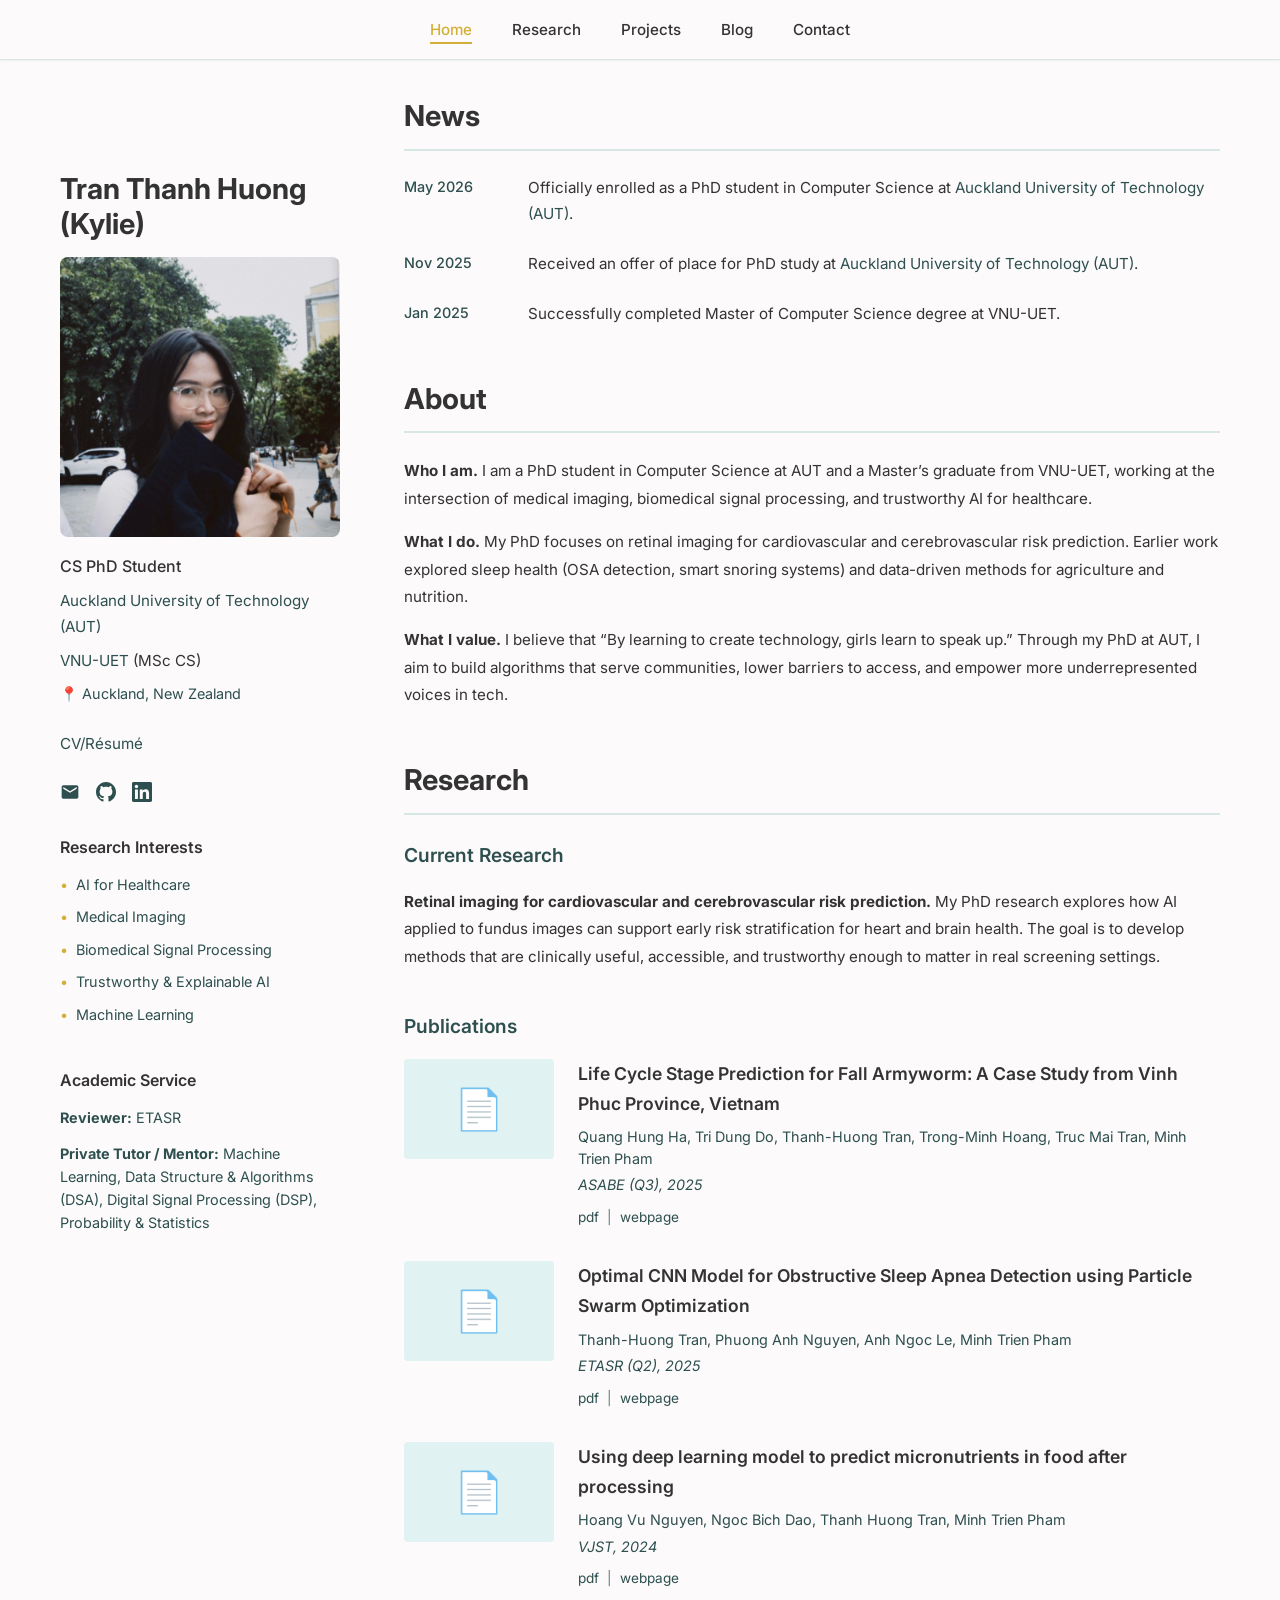
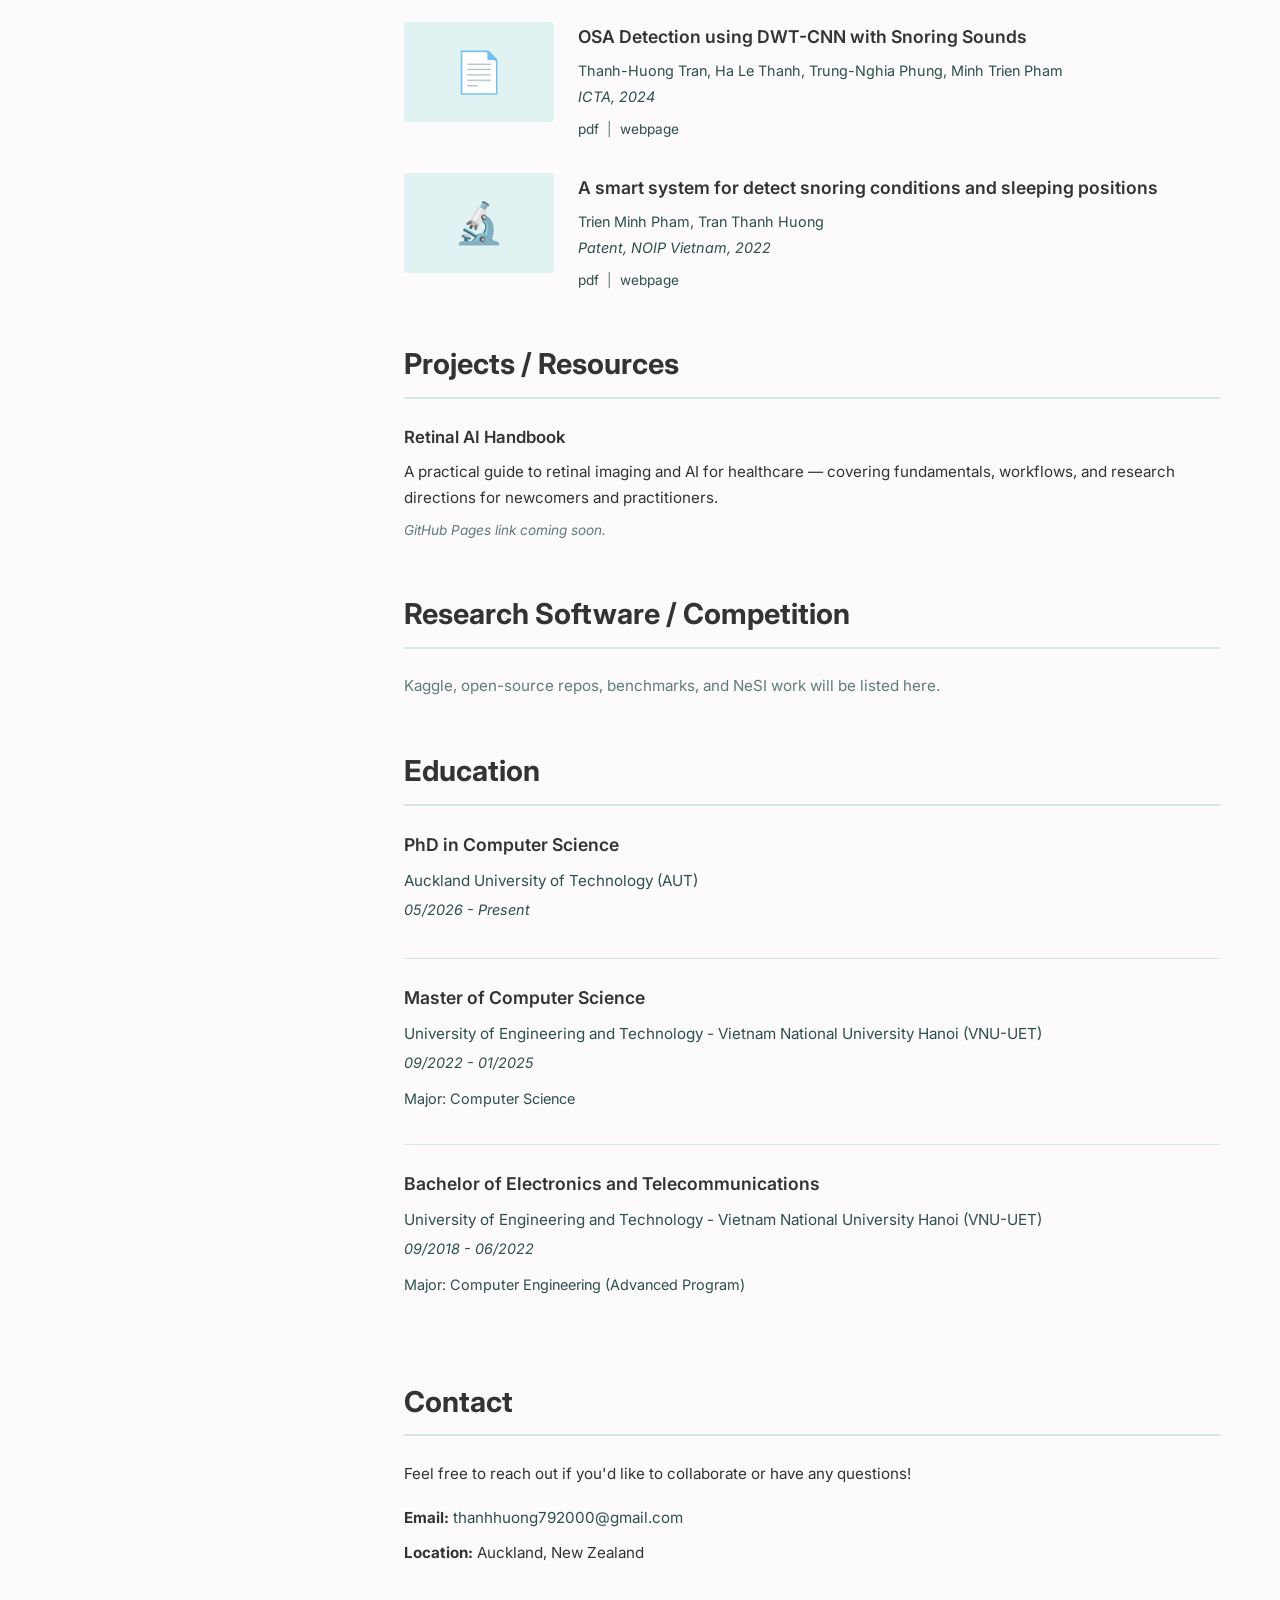
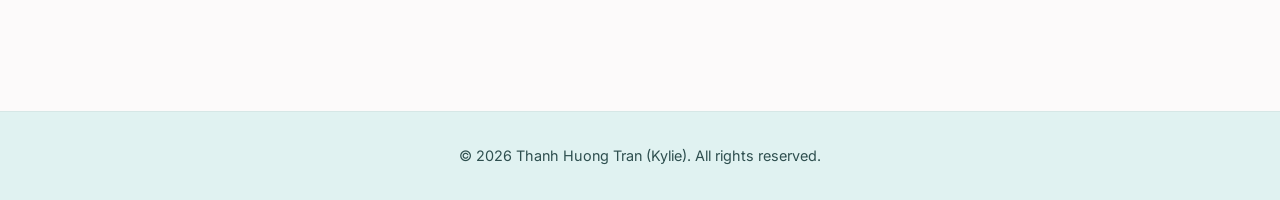
<file: index.html>
<!DOCTYPE html>
<html lang="en">
<head>
    <meta charset="UTF-8">
    <meta name="viewport" content="width=device-width, initial-scale=1.0">
    <meta name="description" content="Academic Portfolio - CS PhD Student at AUT, MSc CS Graduate from VNU-UET">
    <title>Tran Thanh Huong (Kylie) | CS PhD Student (AUT) | MSc CS Graduate</title>
    <link rel="stylesheet" href="css/styles.css">
    <link rel="preconnect" href="https://fonts.googleapis.com">
    <link rel="preconnect" href="https://fonts.gstatic.com" crossorigin>
    <link href="https://fonts.googleapis.com/css2?family=Inter:wght@300;400;500;600;700&display=swap" rel="stylesheet">
</head>
<body>
    <!-- Navigation -->
    <nav class="navbar">
        <div class="container">
            <ul class="nav-menu" id="navMenu">
                <li><a href="#home" class="nav-link">Home</a></li>
                <li><a href="#publications" class="nav-link">Research</a></li>
                <li><a href="#projects" class="nav-link">Projects</a></li>
                <li><a href="blog.html" class="nav-link">Blog</a></li>
                <li><a href="#contact" class="nav-link">Contact</a></li>
            </ul>
            <button class="nav-toggle" id="navToggle" aria-label="Toggle navigation">
                <span></span>
                <span></span>
                <span></span>
            </button>
        </div>
    </nav>

    <!-- Main Content -->
    <main class="main-content">
        <div class="container">
            <div class="content-wrapper">
                <!-- Left Sidebar - Profile -->
                <aside class="sidebar">
                    <div class="profile-section">
                        <h1 class="profile-name">Tran Thanh Huong (Kylie)</h1>
                        <div class="profile-image-container">
                            <img src="assets/images/avt.jpg" alt="Profile Picture" class="profile-image" onerror="this.style.display='none'; this.nextElementSibling.style.display='block';">
                            <div class="profile-image-placeholder" style="display: none;">
                                <span>👤</span>
                            </div>
                        </div>
                        <p class="profile-role">CS PhD Student</p>
                        <p class="profile-affiliation">
                            <a href="https://www.aut.ac.nz" target="_blank">Auckland University of Technology (AUT)</a>
                        </p>
                        <p class="profile-affiliation">
                            <a href="https://uet.vnu.edu.vn" target="_blank">VNU-UET</a> (MSc CS)
                        </p>
                        <p class="profile-location">📍 Auckland, New Zealand</p>
                        
                        <div class="profile-links">
                            <a href="assets/CV%20(updated).pdf" class="cv-link" target="_blank">CV/Résumé</a>
                        </div>

                        <div class="social-links">
                            <a href="mailto:thanhhuong792000@gmail.com" class="social-icon" aria-label="Email">
                                <svg width="20" height="20" viewBox="0 0 24 24" fill="currentColor">
                                    <path d="M20 4H4c-1.1 0-1.99.9-1.99 2L2 18c0 1.1.9 2 2 2h16c1.1 0 2-.9 2-2V6c0-1.1-.9-2-2-2zm0 4l-8 5-8-5V6l8 5 8-5v2z"/>
                                </svg>
                            </a>
                            <a href="https://github.com/yourusername" class="social-icon" target="_blank" aria-label="GitHub">
                                <svg width="20" height="20" viewBox="0 0 24 24" fill="currentColor">
                                    <path d="M12 0c-6.626 0-12 5.373-12 12 0 5.302 3.438 9.8 8.207 11.387.599.111.793-.261.793-.577v-2.234c-3.338.726-4.033-1.416-4.033-1.416-.546-1.387-1.333-1.756-1.333-1.756-1.089-.745.083-.729.083-.729 1.205.084 1.839 1.237 1.839 1.237 1.07 1.834 2.807 1.304 3.492.997.107-.775.418-1.305.762-1.604-2.665-.305-5.467-1.334-5.467-5.931 0-1.311.469-2.381 1.236-3.221-.124-.303-.535-1.524.117-3.176 0 0 1.008-.322 3.301 1.23.957-.266 1.983-.399 3.003-.404 1.02.005 2.047.138 3.006.404 2.291-1.552 3.297-1.23 3.297-1.23.653 1.653.242 2.874.118 3.176.77.84 1.235 1.911 1.235 3.221 0 4.609-2.807 5.624-5.479 5.921.43.372.823 1.102.823 2.222v3.293c0 .319.192.694.801.576 4.765-1.589 8.199-6.086 8.199-11.386 0-6.627-5.373-12-12-12z"/>
                                </svg>
                            </a>
                            <a href="https://linkedin.com/in/yourprofile" class="social-icon" target="_blank" aria-label="LinkedIn">
                                <svg width="20" height="20" viewBox="0 0 24 24" fill="currentColor">
                                    <path d="M20.447 20.452h-3.554v-5.569c0-1.328-.027-3.037-1.852-3.037-1.853 0-2.136 1.445-2.136 2.939v5.667H9.351V9h3.414v1.561h.046c.477-.9 1.637-1.85 3.37-1.85 3.601 0 4.267 2.37 4.267 5.455v6.286zM5.337 7.433c-1.144 0-2.063-.926-2.063-2.065 0-1.138.92-2.063 2.063-2.063 1.14 0 2.064.925 2.064 2.063 0 1.139-.925 2.065-2.064 2.065zm1.782 13.019H3.555V9h3.564v11.452zM22.225 0H1.771C.792 0 0 .774 0 1.729v20.542C0 23.227.792 24 1.771 24h20.451C23.2 24 24 23.227 24 22.271V1.729C24 .774 23.2 0 22.222 0h.003z"/>
                                </svg>
                            </a>
                        </div>

                        <div class="sidebar-section">
                            <h3 class="sidebar-title">Research Interests</h3>
                            <ul class="interests-list">
                                <li>AI for Healthcare</li>
                                <li>Medical Imaging</li>
                                <li>Biomedical Signal Processing</li>
                                <li>Trustworthy &amp; Explainable AI</li>
                                <li>Machine Learning</li>
                            </ul>
                        </div>

                        <div class="sidebar-section">
                            <h3 class="sidebar-title">Academic Service</h3>
                            <p class="service-text"><strong>Reviewer:</strong> ETASR</p>
                            <p class="service-text" style="margin-top: 0.75rem;"><strong>Private Tutor / Mentor:</strong> Machine Learning, Data Structure & Algorithms (DSA), Digital Signal Processing (DSP), Probability & Statistics</p>
                        </div>
                    </div>
                </aside>

                <!-- Right Main Content -->
                <div class="main-section">
                    <!-- News Section -->
                    <section id="home" class="content-section">
                        <h2 class="section-heading">News</h2>
                        <div class="news-list">
                            <div class="news-item">
                                <span class="news-date">May 2026</span>
                                <span class="news-text">Officially enrolled as a PhD student in Computer Science at <a href="https://www.aut.ac.nz" target="_blank">Auckland University of Technology (AUT)</a>.</span>
                            </div>
                            <div class="news-item">
                                <span class="news-date">Nov 2025</span>
                                <span class="news-text">Received an offer of place for PhD study at <a href="https://www.aut.ac.nz" target="_blank">Auckland University of Technology (AUT)</a>.</span>
                            </div>
                            <div class="news-item">
                                <span class="news-date">Jan 2025</span>
                                <span class="news-text">Successfully completed Master of Computer Science degree at VNU-UET.</span>
                            </div>
                        </div>
                    </section>

                    <!-- About Section -->
                    <section id="about" class="content-section">
                        <h2 class="section-heading">About</h2>
                        <div class="about-text">
                            <p><strong>Who I am.</strong> I am a PhD student in Computer Science at AUT and a Master’s graduate from VNU-UET, working at the intersection of medical imaging, biomedical signal processing, and trustworthy AI for healthcare.</p>
                            <p><strong>What I do.</strong> My PhD focuses on retinal imaging for cardiovascular and cerebrovascular risk prediction. Earlier work explored sleep health (OSA detection, smart snoring systems) and data-driven methods for agriculture and nutrition.</p>
                            <p><strong>What I value.</strong> I believe that “By learning to create technology, girls learn to speak up.” Through my PhD at AUT, I aim to build algorithms that serve communities, lower barriers to access, and empower more underrepresented voices in tech.</p>
                        </div>
                    </section>

                    <!-- Research Section -->
                    <section id="publications" class="content-section">
                        <h2 class="section-heading">Research</h2>

                        <div class="subsection">
                            <h3 class="subsection-heading">Current Research</h3>
                            <div class="about-text">
                                <p><strong>Retinal imaging for cardiovascular and cerebrovascular risk prediction.</strong> My PhD research explores how AI applied to fundus images can support early risk stratification for heart and brain health. The goal is to develop methods that are clinically useful, accessible, and trustworthy enough to matter in real screening settings.</p>
                            </div>
                        </div>

                        <div class="subsection">
                            <h3 class="subsection-heading">Publications</h3>
                            <div class="publications-list">
                            <div class="publication-item">
                                <div class="publication-thumbnail">
                                    <div class="thumbnail-placeholder">📄</div>
                                </div>
                                <div class="publication-content">
                                    <h3 class="publication-title">
                                        <a href="https://scholar.google.com/citations?view_op=view_citation&hl=en&user=keR1DEMAAAAJ&citation_for_view=keR1DEMAAAAJ:zYLM7Y9cAGgC" target="_blank">Life Cycle Stage Prediction for Fall Armyworm: A Case Study from Vinh Phuc Province, Vietnam</a>
                                    </h3>
                                    <p class="publication-authors">Quang Hung Ha, Tri Dung Do, Thanh-Huong Tran, Trong-Minh Hoang, Truc Mai Tran, Minh Trien Pham</p>
                                    <p class="publication-venue">ASABE (Q3), 2025</p>
                                    <div class="publication-links">
                                        <a href="https://elibrary.asabe.org/abstract.asp?aid=55704" target="_blank">pdf</a>
                                        <span> | </span>
                                        <a href="https://elibrary.asabe.org/abstract.asp?aid=55704" target="_blank">webpage</a>
                                    </div>
                                </div>
                            </div>
                            <div class="publication-item">
                                <div class="publication-thumbnail">
                                    <div class="thumbnail-placeholder">📄</div>
                                </div>
                                <div class="publication-content">
                                    <h3 class="publication-title">
                                        <a href="https://scholar.google.com/citations?user=keR1DEMAAAAJ&hl=en" target="_blank">Optimal CNN Model for Obstructive Sleep Apnea Detection using Particle Swarm Optimization</a>
                                    </h3>
                                    <p class="publication-authors">Thanh-Huong Tran, Phuong Anh Nguyen, Anh Ngoc Le, Minh Trien Pham</p>
                                    <p class="publication-venue">ETASR (Q2), 2025</p>
                                    <div class="publication-links">
                                        <a href="https://etasr.com/index.php/ETASR/article/view/9154" target="_blank">pdf</a>
                                        <span> | </span>
                                        <a href="https://github.com/imtth79/osas_prob" target="_blank">webpage</a>
                                    </div>
                                </div>
                            </div>
                            <div class="publication-item">
                                <div class="publication-thumbnail">
                                    <div class="thumbnail-placeholder">📄</div>
                                </div>
                                <div class="publication-content">
                                    <h3 class="publication-title">
                                        <a href="https://scholar.google.com/citations?user=keR1DEMAAAAJ&hl=en" target="_blank">Using deep learning model to predict micronutrients in food after processing</a>
                                    </h3>
                                    <p class="publication-authors">Hoang Vu Nguyen, Ngoc Bich Dao, Thanh Huong Tran, Minh Trien Pham</p>
                                    <p class="publication-venue">VJST, 2024</p>
                                    <div class="publication-links">
                                        <a href="https://b.vjst.vn/index.php/ban_b/article/view/2788" target="_blank">pdf</a>
                                        <span> | </span>
                                        <a href="https://github.com/trienpm/nutrient_prob" target="_blank">webpage</a>
                                    </div>
                                </div>
                            </div>
                            <div class="publication-item">
                                <div class="publication-thumbnail">
                                    <div class="thumbnail-placeholder">📄</div>
                                </div>
                                <div class="publication-content">
                                    <h3 class="publication-title">
                                        <a href="https://scholar.google.com/citations?user=keR1DEMAAAAJ&hl=en" target="_blank">OSA Detection using DWT-CNN with Snoring Sounds</a>
                                    </h3>
                                    <p class="publication-authors">Thanh-Huong Tran, Ha Le Thanh, Trung-Nghia Phung, Minh Trien Pham</p>
                                    <p class="publication-venue">ICTA, 2024</p>
                                    <div class="publication-links">
                                        <a href="https://link.springer.com/chapter/10.1007/978-3-031-80943-9_54" target="_blank">pdf</a>
                                        <span> | </span>
                                        <a href="#" target="_blank">webpage</a>
                                    </div>
                                </div>
                            </div>
                            <div class="publication-item">
                                <div class="publication-thumbnail">
                                    <div class="thumbnail-placeholder">🔬</div>
                                </div>
                                <div class="publication-content">
                                    <h3 class="publication-title">
                                        <a href="https://scholar.google.com/citations?user=keR1DEMAAAAJ&hl=en" target="_blank">A smart system for detect snoring conditions and sleeping positions</a>
                                    </h3>
                                    <p class="publication-authors">Trien Minh Pham, Tran Thanh Huong</p>
                                    <p class="publication-venue">Patent, NOIP Vietnam, 2022</p>
                                    <div class="publication-links">
                                        <a href="#" target="_blank">pdf</a>
                                        <span> | </span>
                                        <a href="#" target="_blank">webpage</a>
                                    </div>
                                </div>
                            </div>
                            </div>
                        </div>
                    </section>

                    <!-- Projects / Resources Section -->
                    <section id="projects" class="content-section">
                        <h2 class="section-heading">Projects / Resources</h2>
                        <div class="resource-list">
                            <div class="resource-item">
                                <h3 class="resource-title">Retinal AI Handbook</h3>
                                <p class="resource-description">A practical guide to retinal imaging and AI for healthcare — covering fundamentals, workflows, and research directions for newcomers and practitioners.</p>
                                <p class="resource-note">GitHub Pages link coming soon.</p>
                            </div>
                        </div>
                    </section>

                    <!-- Research Software / Competition Section -->
                    <section id="research-software" class="content-section">
                        <h2 class="section-heading">Research Software / Competition</h2>
                        <p class="section-placeholder">Kaggle, open-source repos, benchmarks, and NeSI work will be listed here.</p>
                    </section>

                    <!-- Education Section -->
                    <section id="education" class="content-section">
                        <h2 class="section-heading">Education</h2>
                        <div class="education-list">
                            <div class="education-item">
                                <h3 class="education-degree">PhD in Computer Science</h3>
                                <p class="education-institution">Auckland University of Technology (AUT)</p>
                                <p class="education-duration">05/2026 - Present</p>
                            </div>
                            <div class="education-item">
                                <h3 class="education-degree">Master of Computer Science</h3>
                                <p class="education-institution">University of Engineering and Technology - Vietnam National University Hanoi (VNU-UET)</p>
                                <p class="education-duration">09/2022 - 01/2025</p>
                                <p class="education-details">Major: Computer Science</p>
                            </div>
                            <div class="education-item">
                                <h3 class="education-degree">Bachelor of Electronics and Telecommunications</h3>
                                <p class="education-institution">University of Engineering and Technology - Vietnam National University Hanoi (VNU-UET)</p>
                                <p class="education-duration">09/2018 - 06/2022</p>
                                <p class="education-details">Major: Computer Engineering (Advanced Program)</p>
                            </div>
                        </div>
                    </section>

                    <!-- Contact Section -->
                    <section id="contact" class="content-section">
                        <h2 class="section-heading">Contact</h2>
                        <div class="contact-info">
                            <p>Feel free to reach out if you'd like to collaborate or have any questions!</p>
                            <div class="contact-details">
                                <p><strong>Email:</strong> <a href="mailto:thanhhuong792000@gmail.com">thanhhuong792000@gmail.com</a></p>
                                <p><strong>Location:</strong> Auckland, New Zealand</p>
                            </div>
                        </div>
                    </section>
                </div>
            </div>
        </div>
    </main>

    <!-- Footer -->
    <footer class="footer">
        <div class="container">
            <p>&copy; <span id="currentYear"></span> Thanh Huong Tran (Kylie). All rights reserved.</p>
        </div>
    </footer>

    <script src="js/script.js"></script>
</body>
</html>
</file>
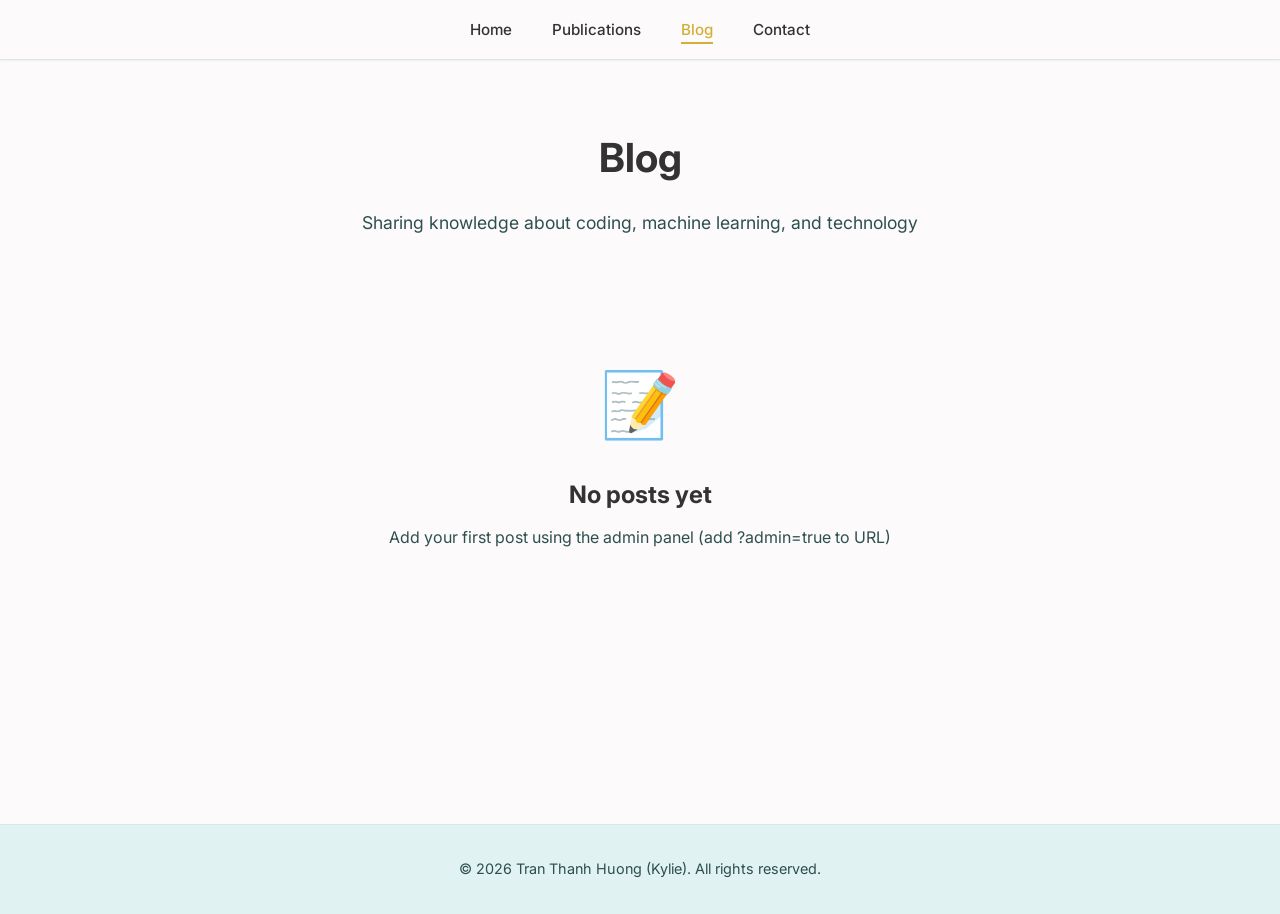
<file: blog.html>
<!DOCTYPE html>
<html lang="en">
<head>
    <meta charset="UTF-8">
    <meta name="viewport" content="width=device-width, initial-scale=1.0">
    <meta name="description" content="Blog - Learning and Tutorials">
    <title>Blog | Tran Thanh Huong (Kylie)</title>
    <link rel="stylesheet" href="css/styles.css">
    <link rel="stylesheet" href="css/blog.css">
    <link rel="preconnect" href="https://fonts.googleapis.com">
    <link rel="preconnect" href="https://fonts.gstatic.com" crossorigin>
    <link href="https://fonts.googleapis.com/css2?family=Inter:wght@300;400;500;600;700&display=swap" rel="stylesheet">
</head>
<body>
    <!-- Navigation -->
    <nav class="navbar">
        <div class="container">
            <ul class="nav-menu" id="navMenu">
                <li><a href="index.html" class="nav-link">Home</a></li>
                <li><a href="index.html#publications" class="nav-link">Publications</a></li>
                <li><a href="blog.html" class="nav-link active">Blog</a></li>
                <li><a href="index.html#contact" class="nav-link">Contact</a></li>
            </ul>
            <button class="nav-toggle" id="navToggle" aria-label="Toggle navigation">
                <span></span>
                <span></span>
                <span></span>
            </button>
        </div>
    </nav>

    <!-- Blog Content -->
    <main class="blog-main">
        <div class="container">
            <div class="blog-header">
                <h1 class="blog-title">Blog</h1>
                <p class="blog-subtitle">Sharing knowledge about coding, machine learning, and technology</p>
            </div>

            <!-- Admin Panel (hidden by default) -->
            <div id="adminPanel" class="admin-panel" style="display: none;">
                <h2>Admin Panel</h2>
                <button id="toggleAdminBtn" class="btn btn-secondary" onclick="toggleAdminForm()">Add New Post</button>
                
                <form id="postForm" class="post-form" style="display: none;">
                    <input type="hidden" id="postId" value="">
                    <div class="form-group">
                        <label for="postTitle">Title</label>
                        <input type="text" id="postTitle" required>
                    </div>
                    <div class="form-group">
                        <label for="postExcerpt">Excerpt (Short description)</label>
                        <textarea id="postExcerpt" rows="2" required></textarea>
                    </div>
                    <div class="form-group">
                        <label for="postContent">Content (Markdown supported)</label>
                        <textarea id="postContent" rows="15" required></textarea>
                    </div>
                    <div class="form-group">
                        <label for="postTags">Tags (comma separated)</label>
                        <input type="text" id="postTags" placeholder="e.g., Python, Machine Learning, Tutorial">
                    </div>
                    <div class="form-actions">
                        <button type="submit" class="btn btn-primary">Save Post</button>
                        <button type="button" class="btn btn-secondary" onclick="cancelEdit()">Cancel</button>
                    </div>
                </form>
            </div>

            <!-- Blog Posts List -->
            <div id="blogList" class="blog-list">
                <!-- Posts will be loaded here by JavaScript -->
            </div>

            <!-- Single Post View -->
            <div id="postView" class="post-view" style="display: none;">
                <button class="back-btn" onclick="showBlogList()">← Back to Blog</button>
                <article id="postContent" class="post-content">
                    <!-- Post content will be loaded here -->
                </article>
            </div>
        </div>
    </main>

    <!-- Footer -->
    <footer class="footer">
        <div class="container">
            <p>&copy; <span id="currentYear"></span> Tran Thanh Huong (Kylie). All rights reserved.</p>
        </div>
    </footer>

    <script src="js/script.js"></script>
    <script src="js/blog.js"></script>
</body>
</html>
</file>
<file: css/styles.css>
/* Reset and Base Styles */
* {
    margin: 0;
    padding: 0;
    box-sizing: border-box;
}

:root {
    /* Theme inspired by Sage/Mint/Gold palette */
    --primary-color: #D4AF37; /* Gold */
    --primary-hover: #B8922B;
    --text-primary: #333333;
    --text-secondary: #2E4F4F; /* Deep sage */
    --text-light: #5F7B7B;
    --bg-primary: #FCFAFA; /* Pearl white */
    --bg-secondary: #E0F2F1; /* Soft mint */
    --border-color: #D6E7E6;
    --link-color: #2E4F4F; /* Deep sage */
    --link-hover: #D4AF37; /* Gold */
    --shadow-sm: 0 1px 2px 0 rgba(0, 0, 0, 0.05);
    --shadow-md: 0 4px 6px -1px rgba(0, 0, 0, 0.1);
    --transition: all 0.3s ease;
}

body {
    font-family: 'Inter', -apple-system, BlinkMacSystemFont, 'Segoe UI', Roboto, Oxygen, Ubuntu, Cantarell, sans-serif;
    line-height: 1.7;
    color: var(--text-primary);
    background-color: var(--bg-primary);
    scroll-behavior: smooth;
}

/* Global links styling */
a {
    color: var(--link-color);
    text-decoration: none;
    transition: 0.3s;
}

a:hover {
    color: var(--link-hover);
}

.container {
    max-width: 1200px;
    margin: 0 auto;
    padding: 0 20px;
}

/* Navigation */
.navbar {
    position: sticky;
    top: 0;
    background-color: rgba(252, 250, 250, 0.95);
    backdrop-filter: blur(10px);
    box-shadow: var(--shadow-sm);
    z-index: 1000;
    border-bottom: 1px solid var(--border-color);
}

.navbar .container {
    display: flex;
    justify-content: center;
    align-items: center;
    padding: 1rem 20px;
}

.nav-menu {
    display: flex;
    list-style: none;
    gap: 2.5rem;
    align-items: center;
}

.nav-link {
    color: var(--text-primary);
    text-decoration: none;
    font-weight: 500;
    font-size: 0.95rem;
    transition: var(--transition);
    position: relative;
}

.nav-link::after {
    content: '';
    position: absolute;
    bottom: -5px;
    left: 0;
    width: 0;
    height: 2px;
    background-color: var(--primary-color);
    transition: var(--transition);
}

.nav-link:hover {
    color: var(--primary-color);
}

.nav-link:hover::after {
    width: 100%;
}

.nav-link.active {
    color: var(--primary-color);
}

.nav-link.active::after {
    width: 100%;
}

.nav-toggle {
    display: none;
    flex-direction: column;
    gap: 5px;
    background: none;
    border: none;
    cursor: pointer;
    padding: 5px;
}

.nav-toggle span {
    width: 25px;
    height: 2px;
    background-color: var(--text-primary);
    transition: var(--transition);
}

/* Main Content Layout */
.main-content {
    padding: 2rem 0;
    min-height: calc(100vh - 200px);
}

.content-wrapper {
    display: grid;
    grid-template-columns: 280px 1fr;
    gap: 4rem;
    align-items: start;
}

/* Sidebar */
.sidebar {
    position: sticky;
    top: 80px;
}

.profile-section {
    display: flex;
    flex-direction: column;
    align-items: flex-start;
}

.profile-name {
    font-size: 1.8rem;
    font-weight: 700;
    margin-bottom: 1rem;
    color: var(--text-primary);
    line-height: 1.2;
}

.profile-image-container {
    width: 100%;
    max-width: 280px;
    aspect-ratio: 1;
    margin-bottom: 1rem;
    border-radius: 8px;
    overflow: hidden;
    background-color: var(--bg-secondary);
    display: flex;
    align-items: center;
    justify-content: center;
}

.profile-image {
    width: 100%;
    height: 100%;
    object-fit: cover;
}

.profile-image-placeholder {
    width: 100%;
    height: 100%;
    display: flex;
    align-items: center;
    justify-content: center;
    font-size: 4rem;
    background-color: var(--bg-secondary);
}

.profile-role {
    font-size: 1rem;
    font-weight: 500;
    color: var(--text-primary);
    margin-bottom: 0.5rem;
}

.profile-affiliation {
    font-size: 0.95rem;
    margin-bottom: 0.5rem;
}

.profile-affiliation a {
    color: var(--link-color);
    text-decoration: none;
    transition: var(--transition);
}

.profile-affiliation a:hover {
    color: var(--link-hover);
    text-decoration: underline;
}

.profile-location {
    font-size: 0.9rem;
    color: var(--text-secondary);
    margin-bottom: 1.5rem;
}

.profile-links {
    margin-bottom: 1.5rem;
    width: 100%;
}

.cv-link {
    display: inline-block;
    color: var(--link-color);
    text-decoration: none;
    font-size: 0.95rem;
    transition: var(--transition);
}

.cv-link:hover {
    color: var(--link-hover);
    text-decoration: underline;
}

.social-links {
    display: flex;
    gap: 1rem;
    margin-bottom: 2rem;
}

.social-icon {
    color: var(--text-secondary);
    transition: var(--transition);
    display: flex;
    align-items: center;
    justify-content: center;
}

.social-icon:hover {
    color: var(--primary-color);
    transform: translateY(-2px);
}

.sidebar-section {
    margin-bottom: 2rem;
    width: 100%;
}

.sidebar-title {
    font-size: 1rem;
    font-weight: 600;
    margin-bottom: 0.75rem;
    color: var(--text-primary);
}

.interests-list {
    list-style: none;
    padding: 0;
}

.interests-list li {
    font-size: 0.9rem;
    color: var(--text-secondary);
    margin-bottom: 0.5rem;
    padding-left: 1rem;
    position: relative;
}

.interests-list li::before {
    content: '•';
    position: absolute;
    left: 0;
    color: var(--primary-color);
}

.service-text {
    font-size: 0.9rem;
    color: var(--text-secondary);
    line-height: 1.6;
}

/* Main Section */
.main-section {
    max-width: 100%;
}

.content-section {
    margin-bottom: 3rem;
}

.section-heading {
    font-size: 1.8rem;
    font-weight: 700;
    margin-bottom: 1.5rem;
    color: var(--text-primary);
    border-bottom: 2px solid var(--border-color);
    padding-bottom: 0.5rem;
}

.subsection {
    margin-bottom: 2.5rem;
}

.subsection-heading {
    font-size: 1.2rem;
    font-weight: 600;
    margin-bottom: 1rem;
    color: var(--text-secondary);
}

.resource-list {
    display: flex;
    flex-direction: column;
    gap: 1.5rem;
}

.resource-item {
    padding-bottom: 1.5rem;
    border-bottom: 1px solid var(--border-color);
}

.resource-item:last-child {
    border-bottom: none;
    padding-bottom: 0;
}

.resource-title {
    font-size: 1.05rem;
    font-weight: 600;
    margin-bottom: 0.5rem;
    color: var(--text-primary);
}

.resource-description {
    font-size: 0.95rem;
    color: var(--text-primary);
    line-height: 1.7;
    margin-bottom: 0.5rem;
}

.resource-note {
    font-size: 0.85rem;
    color: var(--text-light);
    font-style: italic;
}

.section-placeholder {
    font-size: 0.95rem;
    color: var(--text-light);
    line-height: 1.7;
}

/* News Section */
.news-list {
    display: flex;
    flex-direction: column;
    gap: 1.5rem;
}

.news-item {
    display: flex;
    gap: 1.5rem;
    align-items: flex-start;
}

.news-date {
    font-size: 0.9rem;
    color: var(--text-secondary);
    font-weight: 500;
    min-width: 100px;
    flex-shrink: 0;
}

.news-text {
    font-size: 0.95rem;
    color: var(--text-primary);
    line-height: 1.7;
}

.news-text a {
    color: var(--link-color);
    text-decoration: none;
}

.news-text a:hover {
    text-decoration: underline;
}

/* About Section */
.about-text {
    font-size: 0.95rem;
    color: var(--text-primary);
    line-height: 1.8;
}

.about-text p {
    margin-bottom: 1rem;
}

/* Publications Section */
.publications-list {
    display: flex;
    flex-direction: column;
    gap: 2rem;
}

.publication-item {
    display: flex;
    gap: 1.5rem;
    align-items: flex-start;
}

.publication-thumbnail {
    width: 150px;
    height: 100px;
    flex-shrink: 0;
    background-color: var(--bg-secondary);
    border-radius: 4px;
    overflow: hidden;
    display: flex;
    align-items: center;
    justify-content: center;
}

.thumbnail-placeholder {
    font-size: 2.5rem;
    color: var(--text-light);
}

.publication-thumbnail img {
    width: 100%;
    height: 100%;
    object-fit: cover;
}

.publication-content {
    flex: 1;
}

.publication-title {
    font-size: 1.1rem;
    font-weight: 600;
    margin-bottom: 0.5rem;
}

.publication-title a {
    color: var(--text-primary);
    text-decoration: none;
    transition: var(--transition);
}

.publication-title a:hover {
    color: var(--primary-color);
}

.publication-authors {
    font-size: 0.9rem;
    color: var(--text-secondary);
    margin-bottom: 0.35rem;
    line-height: 1.5;
}

.publication-venue {
    font-size: 0.9rem;
    color: var(--text-secondary);
    font-style: italic;
    margin-bottom: 0.65rem;
    line-height: 1.4;
}

.publication-links {
    font-size: 0.85rem;
    display: flex;
    flex-wrap: wrap;
    align-items: center;
    gap: 0.5rem;
}

.publication-links a {
    color: var(--link-color);
    text-decoration: none;
}

.publication-links a:hover {
    text-decoration: underline;
}

.publication-links span {
    color: var(--text-light);
    margin: 0;
}

/* Projects Section */
.projects-list {
    display: flex;
    flex-direction: column;
    gap: 2rem;
}

.project-item {
    padding-bottom: 1.5rem;
    border-bottom: 1px solid var(--border-color);
}

.project-item:last-child {
    border-bottom: none;
}

.project-title {
    font-size: 1.1rem;
    font-weight: 600;
    margin-bottom: 0.75rem;
}

.project-title a {
    color: var(--text-primary);
    text-decoration: none;
    transition: var(--transition);
}

.project-title a:hover {
    color: var(--primary-color);
}

.project-description {
    font-size: 0.95rem;
    color: var(--text-secondary);
    line-height: 1.7;
    margin-bottom: 1rem;
}

.project-tech {
    display: flex;
    flex-wrap: wrap;
    gap: 0.5rem;
    margin-bottom: 0.75rem;
}

.tech-tag {
    background-color: var(--bg-secondary);
    color: var(--text-primary);
    padding: 0.3rem 0.7rem;
    border-radius: 4px;
    font-size: 0.85rem;
    font-weight: 500;
}

.project-links {
    font-size: 0.9rem;
}

.project-link {
    color: var(--link-color);
    text-decoration: none;
}

.project-link:hover {
    text-decoration: underline;
}

.project-links span {
    color: var(--text-light);
    margin: 0 0.5rem;
}

/* Education Section */
.education-list {
    display: flex;
    flex-direction: column;
    gap: 1.5rem;
}

.education-item {
    padding-bottom: 1.5rem;
    border-bottom: 1px solid var(--border-color);
}

.education-item:last-child {
    border-bottom: none;
}

.education-degree {
    font-size: 1.1rem;
    font-weight: 600;
    margin-bottom: 0.5rem;
    color: var(--text-primary);
}

.education-institution {
    font-size: 0.95rem;
    color: var(--link-color);
    margin-bottom: 0.25rem;
}

.education-duration {
    font-size: 0.9rem;
    color: var(--text-secondary);
    font-style: italic;
    margin-bottom: 0.75rem;
}

.education-details {
    font-size: 0.9rem;
    color: var(--text-secondary);
    line-height: 1.7;
    margin-bottom: 0.5rem;
}

.education-gpa {
    font-size: 0.9rem;
    color: var(--text-primary);
    font-weight: 500;
}

/* Contact Section */
.contact-info {
    font-size: 0.95rem;
    color: var(--text-primary);
    line-height: 1.8;
}

.contact-info p {
    margin-bottom: 1rem;
}

.contact-details {
    margin-top: 1rem;
}

.contact-details p {
    margin-bottom: 0.5rem;
}

.contact-details a {
    color: var(--link-color);
    text-decoration: none;
}

.contact-details a:hover {
    text-decoration: underline;
}

/* Footer */
.footer {
    background-color: var(--bg-secondary);
    border-top: 1px solid var(--border-color);
    padding: 2rem 0;
    margin-top: 4rem;
    text-align: center;
}

.footer p {
    font-size: 0.9rem;
    color: var(--text-secondary);
}

/* Responsive Design */
@media (max-width: 968px) {
    .content-wrapper {
        grid-template-columns: 1fr;
        gap: 2rem;
    }

    .sidebar {
        position: relative;
        top: 0;
        order: 2;
    }

    .main-section {
        order: 1;
    }

    .profile-image-container {
        width: 100%;
        max-width: 250px;
        aspect-ratio: 1;
    }
}

@media (max-width: 768px) {
    .nav-menu {
        position: fixed;
        left: -100%;
        top: 60px;
        flex-direction: column;
        background-color: white;
        width: 100%;
        text-align: center;
        transition: 0.3s;
        box-shadow: var(--shadow-md);
        padding: 2rem 0;
        gap: 0;
        border-bottom: 1px solid var(--border-color);
    }

    .nav-menu.active {
        left: 0;
    }

    .nav-menu li {
        width: 100%;
        padding: 1rem 0;
    }

    .nav-toggle {
        display: flex;
        position: absolute;
        right: 20px;
    }

    .nav-toggle.active span:nth-child(1) {
        transform: rotate(45deg) translate(5px, 5px);
    }

    .nav-toggle.active span:nth-child(2) {
        opacity: 0;
    }

    .nav-toggle.active span:nth-child(3) {
        transform: rotate(-45deg) translate(7px, -6px);
    }

    .section-heading {
        font-size: 1.5rem;
    }

    .profile-name {
        font-size: 1.5rem;
    }

    .publication-item {
        flex-direction: column;
    }

    .publication-thumbnail {
        width: 100%;
        height: 150px;
    }

    .news-item {
        flex-direction: column;
        gap: 0.5rem;
    }

    .news-date {
        min-width: auto;
    }
}

@media (max-width: 480px) {
    .container {
        padding: 0 15px;
    }

    .main-content {
        padding: 1rem 0;
    }

    .content-section {
        margin-bottom: 2rem;
    }

    .profile-image-container {
        width: 100%;
        max-width: 200px;
        aspect-ratio: 1;
    }
}

/* ------------------------------
   Subtle animations: occasional breeze + gold glow
   ------------------------------ */

.main-content,
.blog-main {
    position: relative;
    overflow: hidden; /* keeps the breeze sweep contained */
}

/* "Gió chạy qua" - a very low-opacity gold gradient sweep */
.main-content::before,
.blog-main::before {
    content: '';
    position: absolute;
    top: -35%;
    left: -45%;
    width: 65%;
    height: 170%;
    pointer-events: none;
    background: linear-gradient(
        90deg,
        rgba(212, 175, 55, 0) 0%,
        rgba(212, 175, 55, 0.20) 50%,
        rgba(212, 175, 55, 0) 100%
    );
    transform: skewX(-12deg);
    opacity: 0;
    animation: breezeSweep 18s ease-in-out infinite;
    z-index: 0;
}

/* Ensure actual content is above the sweep layer */
.main-content > .container,
.blog-main > .container {
    position: relative;
    z-index: 1;
}

@keyframes breezeSweep {
    0% {
        opacity: 0;
        transform: translateX(-30%) skewX(-12deg);
    }
    70% {
        opacity: 0;
        transform: translateX(-30%) skewX(-12deg);
    }
    76% {
        opacity: 0.10;
    }
    88% {
        opacity: 0.05;
        transform: translateX(210%) skewX(-12deg);
    }
    100% {
        opacity: 0;
        transform: translateX(210%) skewX(-12deg);
    }
}

/* Occasional soft gold shadow pulse for main headings */
.section-heading {
    animation: goldGlowPulse 22s ease-in-out infinite;
}

@keyframes goldGlowPulse {
    0%,
    60% {
        box-shadow: none;
    }
    66% {
        box-shadow: 0 0 18px rgba(212, 175, 55, 0.22);
    }
    78% {
        box-shadow: 0 0 10px rgba(212, 175, 55, 0.14);
    }
    100% {
        box-shadow: none;
    }
}

@media (prefers-reduced-motion: reduce) {
    .main-content::before,
    .blog-main::before,
    .section-heading {
        animation: none;
    }
}
</file>
<file: css/blog.css>
/* Blog Styles */
.blog-main {
    padding: 2rem 0;
    min-height: calc(100vh - 200px);
}

.blog-header {
    text-align: center;
    margin-bottom: 3rem;
    padding-top: 2rem;
}

.blog-title {
    font-size: 2.5rem;
    font-weight: 700;
    margin-bottom: 1rem;
    color: var(--text-primary);
}

.blog-subtitle {
    font-size: 1.1rem;
    color: var(--text-secondary);
}

/* Admin Panel */
.admin-panel {
    background-color: var(--bg-secondary);
    padding: 2rem;
    border-radius: 12px;
    margin-bottom: 3rem;
    border: 1px solid var(--border-color);
}

.admin-panel h2 {
    font-size: 1.5rem;
    margin-bottom: 1.5rem;
    color: var(--text-primary);
}

.post-form {
    margin-top: 1.5rem;
    padding-top: 1.5rem;
    border-top: 1px solid var(--border-color);
}

.form-group {
    margin-bottom: 1.5rem;
}

.form-group label {
    display: block;
    font-weight: 600;
    margin-bottom: 0.5rem;
    color: var(--text-primary);
    font-size: 0.95rem;
}

.form-group input,
.form-group textarea {
    width: 100%;
    padding: 0.75rem;
    border: 2px solid var(--border-color);
    border-radius: 8px;
    font-size: 1rem;
    font-family: inherit;
    transition: var(--transition);
    background-color: var(--bg-primary);
}

.form-group input:focus,
.form-group textarea:focus {
    outline: none;
    border-color: var(--primary-color);
    box-shadow: 0 0 0 3px rgba(37, 99, 235, 0.1);
}

.form-group textarea {
    resize: vertical;
    font-family: 'Inter', monospace;
}

.form-actions {
    display: flex;
    gap: 1rem;
    margin-top: 1.5rem;
}

/* Blog List */
.blog-list {
    display: grid;
    gap: 2rem;
}

.blog-post-card {
    background-color: var(--bg-primary);
    border: 1px solid var(--border-color);
    border-radius: 12px;
    padding: 2rem;
    transition: var(--transition);
    cursor: pointer;
}

.blog-post-card:hover {
    box-shadow: var(--shadow-md);
    transform: translateY(-2px);
    border-color: var(--primary-color);
}

.post-meta {
    display: flex;
    align-items: center;
    gap: 1rem;
    margin-bottom: 1rem;
    font-size: 0.9rem;
    color: var(--text-secondary);
}

.post-date {
    font-weight: 500;
}

.post-tags {
    display: flex;
    flex-wrap: wrap;
    gap: 0.5rem;
}

.tag {
    background-color: var(--bg-secondary);
    color: var(--primary-color);
    padding: 0.3rem 0.7rem;
    border-radius: 20px;
    font-size: 0.85rem;
    font-weight: 500;
}

.post-title {
    font-size: 1.5rem;
    font-weight: 600;
    margin-bottom: 0.75rem;
    color: var(--text-primary);
}

.post-excerpt {
    color: var(--text-secondary);
    line-height: 1.7;
    margin-bottom: 1rem;
}

.read-more {
    color: var(--primary-color);
    text-decoration: none;
    font-weight: 600;
    transition: var(--transition);
}

.read-more:hover {
    text-decoration: underline;
}

/* Post View */
.post-view {
    max-width: 800px;
    margin: 0 auto;
}

.back-btn {
    background: none;
    border: none;
    color: var(--primary-color);
    font-size: 1rem;
    font-weight: 600;
    cursor: pointer;
    margin-bottom: 2rem;
    padding: 0.5rem 0;
    transition: var(--transition);
}

.back-btn:hover {
    color: var(--primary-hover);
    text-decoration: underline;
}

.post-content {
    background-color: var(--bg-primary);
    border: 1px solid var(--border-color);
    border-radius: 12px;
    padding: 3rem;
}

.post-content-header {
    margin-bottom: 2rem;
    padding-bottom: 1.5rem;
    border-bottom: 1px solid var(--border-color);
}

.post-content-title {
    font-size: 2rem;
    font-weight: 700;
    margin-bottom: 1rem;
    color: var(--text-primary);
    line-height: 1.3;
}

.post-content-meta {
    display: flex;
    align-items: center;
    gap: 1rem;
    font-size: 0.9rem;
    color: var(--text-secondary);
}

.post-content-body {
    font-size: 1.05rem;
    line-height: 1.8;
    color: var(--text-primary);
}

.post-content-body h1,
.post-content-body h2,
.post-content-body h3 {
    margin-top: 2rem;
    margin-bottom: 1rem;
    color: var(--text-primary);
    font-weight: 600;
}

.post-content-body h1 {
    font-size: 1.8rem;
}

.post-content-body h2 {
    font-size: 1.5rem;
}

.post-content-body h3 {
    font-size: 1.3rem;
}

.post-content-body p {
    margin-bottom: 1.5rem;
}

.post-content-body code {
    background-color: var(--bg-secondary);
    padding: 0.2rem 0.4rem;
    border-radius: 4px;
    font-family: 'Courier New', monospace;
    font-size: 0.9em;
    color: var(--primary-color);
}

.post-content-body pre {
    background-color: var(--bg-secondary);
    padding: 1rem;
    border-radius: 8px;
    overflow-x: auto;
    margin-bottom: 1.5rem;
    border: 1px solid var(--border-color);
}

.post-content-body pre code {
    background: none;
    padding: 0;
    color: var(--text-primary);
}

.post-content-body ul,
.post-content-body ol {
    margin-bottom: 1.5rem;
    padding-left: 2rem;
}

.post-content-body li {
    margin-bottom: 0.5rem;
}

.post-content-body a {
    color: var(--primary-color);
    text-decoration: none;
}

.post-content-body a:hover {
    text-decoration: underline;
}

.post-content-body blockquote {
    border-left: 4px solid var(--primary-color);
    padding-left: 1.5rem;
    margin: 1.5rem 0;
    color: var(--text-secondary);
    font-style: italic;
}

.post-content-body img {
    max-width: 100%;
    height: auto;
    border-radius: 8px;
    margin: 1.5rem 0;
}

/* Empty State */
.empty-state {
    text-align: center;
    padding: 4rem 2rem;
    color: var(--text-secondary);
}

.empty-state-icon {
    font-size: 4rem;
    margin-bottom: 1rem;
}

.empty-state h3 {
    font-size: 1.5rem;
    margin-bottom: 0.5rem;
    color: var(--text-primary);
}

/* Responsive */
@media (max-width: 768px) {
    .blog-title {
        font-size: 2rem;
    }

    .post-content {
        padding: 2rem 1.5rem;
    }

    .post-content-title {
        font-size: 1.5rem;
    }

    .admin-panel {
        padding: 1.5rem;
    }
}
</file>
